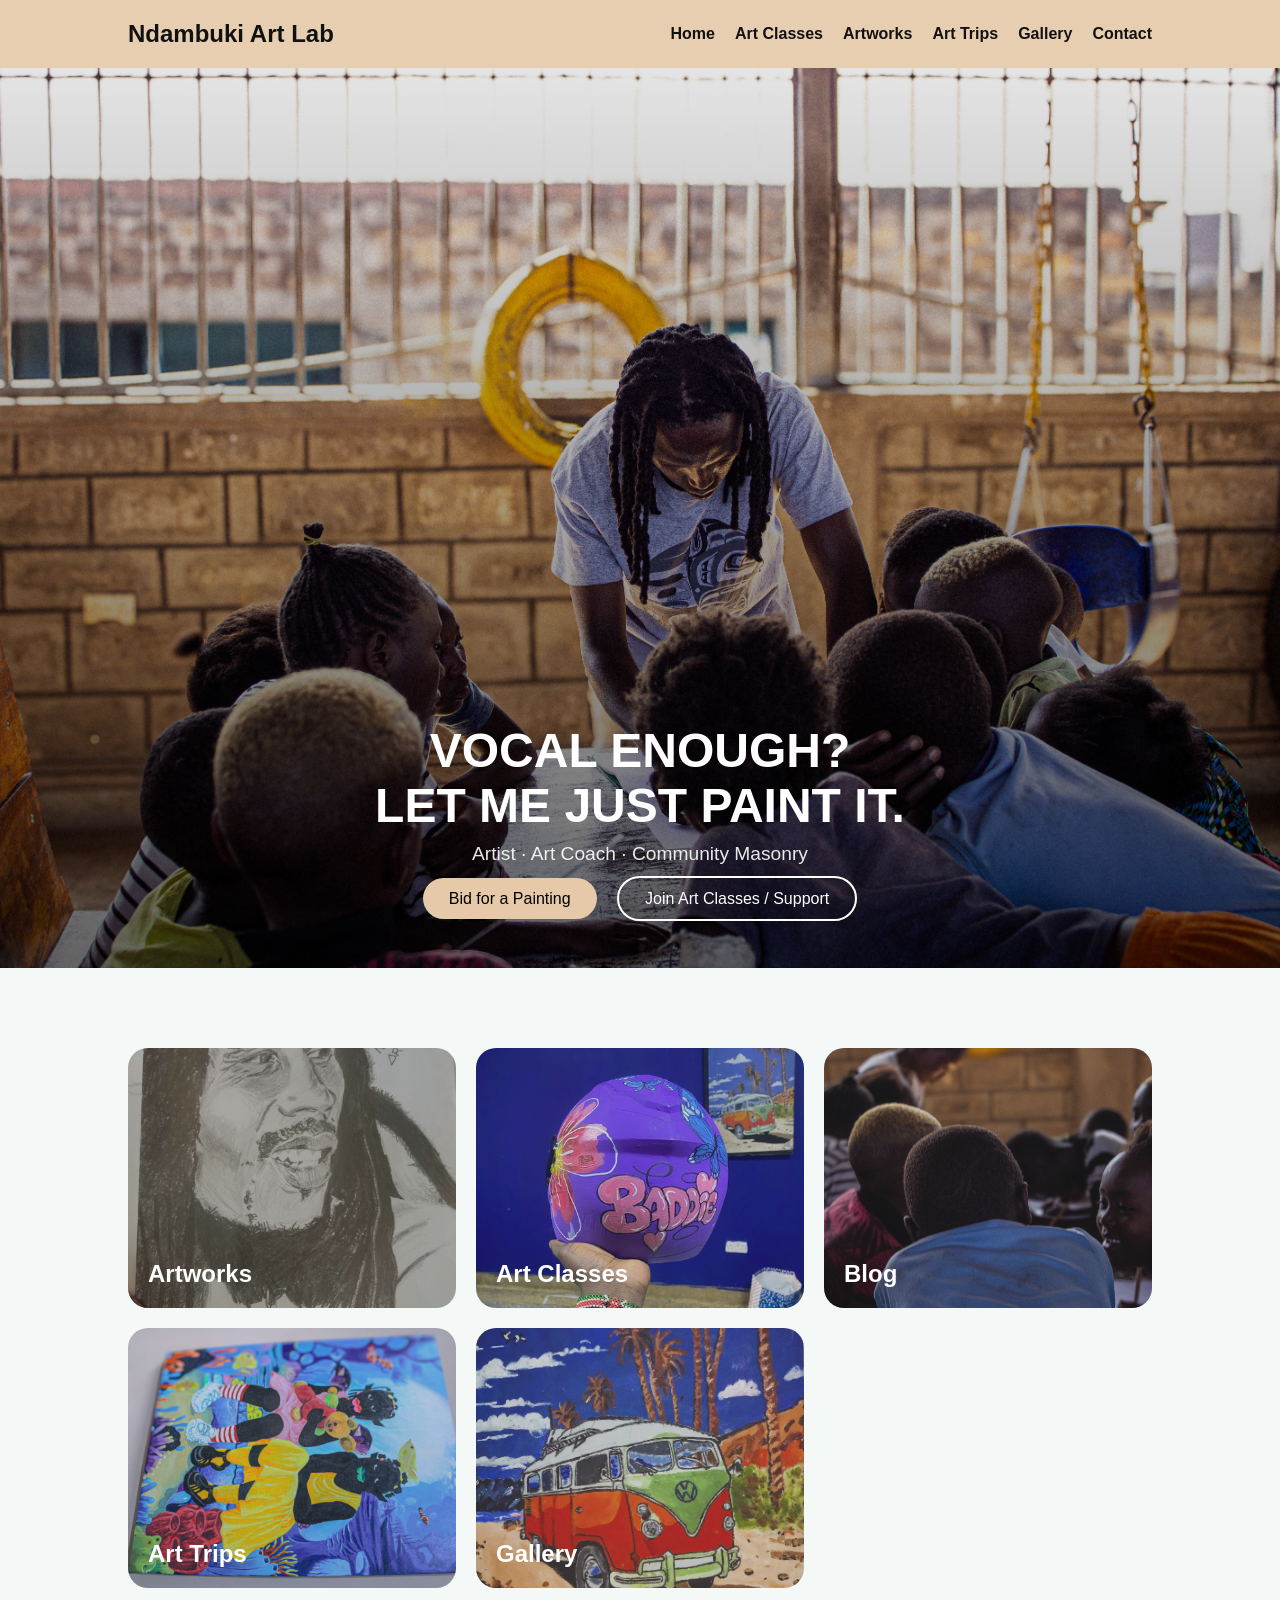
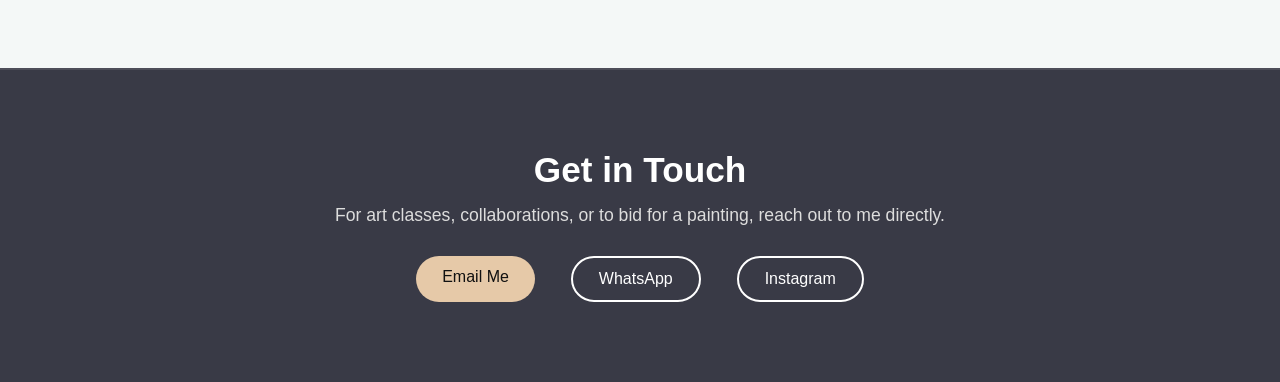
<file: index.html>
<!DOCTYPE html>
<html lang="en">
<head>
  <meta charset="UTF-8">
  <meta name="viewport" content="width=device-width, initial-scale=1.0">
  <title>Ndambuki Art Lab</title>
  <link rel="stylesheet" href="css/style.css">
</head><link href="https://fonts.googleapis.com/css2?family=Patrick+Hand+SC:wght@700&display=swap" rel="stylesheet">

<body>

  <!-- NAVIGATION -->
  <nav class="navbar">
    <div class="logo">Ndambuki Art Lab</div>
    <ul class="nav-links">
      <li><a href="index.html">Home</a></li>
      <li><a href="html/blog.html">Art Classes</a></li>
      <li><a href="html/sell-art.html">Artworks</a></li>
      <li><a href="#">Art Trips</a></li>
      <li><a href="#">Gallery</a></li>
      <li><a href="#contact">Contact</a></li>
    </ul>
  </nav>

  <!-- HERO SECTION -->
  <section class="hero">
    <div class="hero-overlay"></div>
    <div class="hero-text fade-up">
      <h1>VOCAL ENOUGH?<br>LET ME JUST PAINT IT.</h1>
      <p>Artist · Art Coach · Community Masonry</p>
      <div class="hero-buttons fade-up fade-delay-1">
        <a href="html/sell-art.html" class="btn primary">Bid for a Painting</a>
        <a href="html/blog.html" class="btn secondary">Join Art Classes / Support</a>
      </div>
    </div>
  </section>

  <!-- BENTO SECTION -->
  <section class="bento">
    <a href="html/sell-art.html" class="bento-card">
      <img src="images/art1.jpg" alt="Artworks">
      <div class="bento-text">Artworks</div>
    </a>

    <a href="html/blog.html" class="bento-card">
      <img src="images/art2.jpg" alt="Art Classes">
      <div class="bento-text">Art Classes</div>
    </a>

    <a href="html/blog.html" class="bento-card">
      <img src="images/blog.jpg" alt="Blog">
      <div class="bento-text">Blog</div>
    </a>

    <a href="#" class="bento-card">
      <img src="images/trips.jpg" alt="Art Trips">
      <div class="bento-text">Art Trips</div>
    </a>

    <a href="#" class="bento-card">
      <img src="images/gallery.jpg" alt="Gallery">
      <div class="bento-text">Gallery</div>
    </a>
  </section>

  <!-- JS -->
  <script src="js/main.js"></script>
</body>
</html>
<!-- CONTACT SECTION -->
<section id="contact" class="contact-section fade-up">
  <h2>Get in Touch</h2>
  <p>For art classes, collaborations, or to bid for a painting, reach out to me directly.</p>
  
  <div class="contact-buttons">
    <a href="mailto:sndambuki155@gmail.com" class="btn primary">Email Me</a>
    <a href="https://wa.me/254773754496" class="btn secondary">WhatsApp</a>
    <a href="https://instagram.com/n.d.a.m.b.o_ke" class="btn secondary">Instagram</a>
  </div>
</section>
</file>
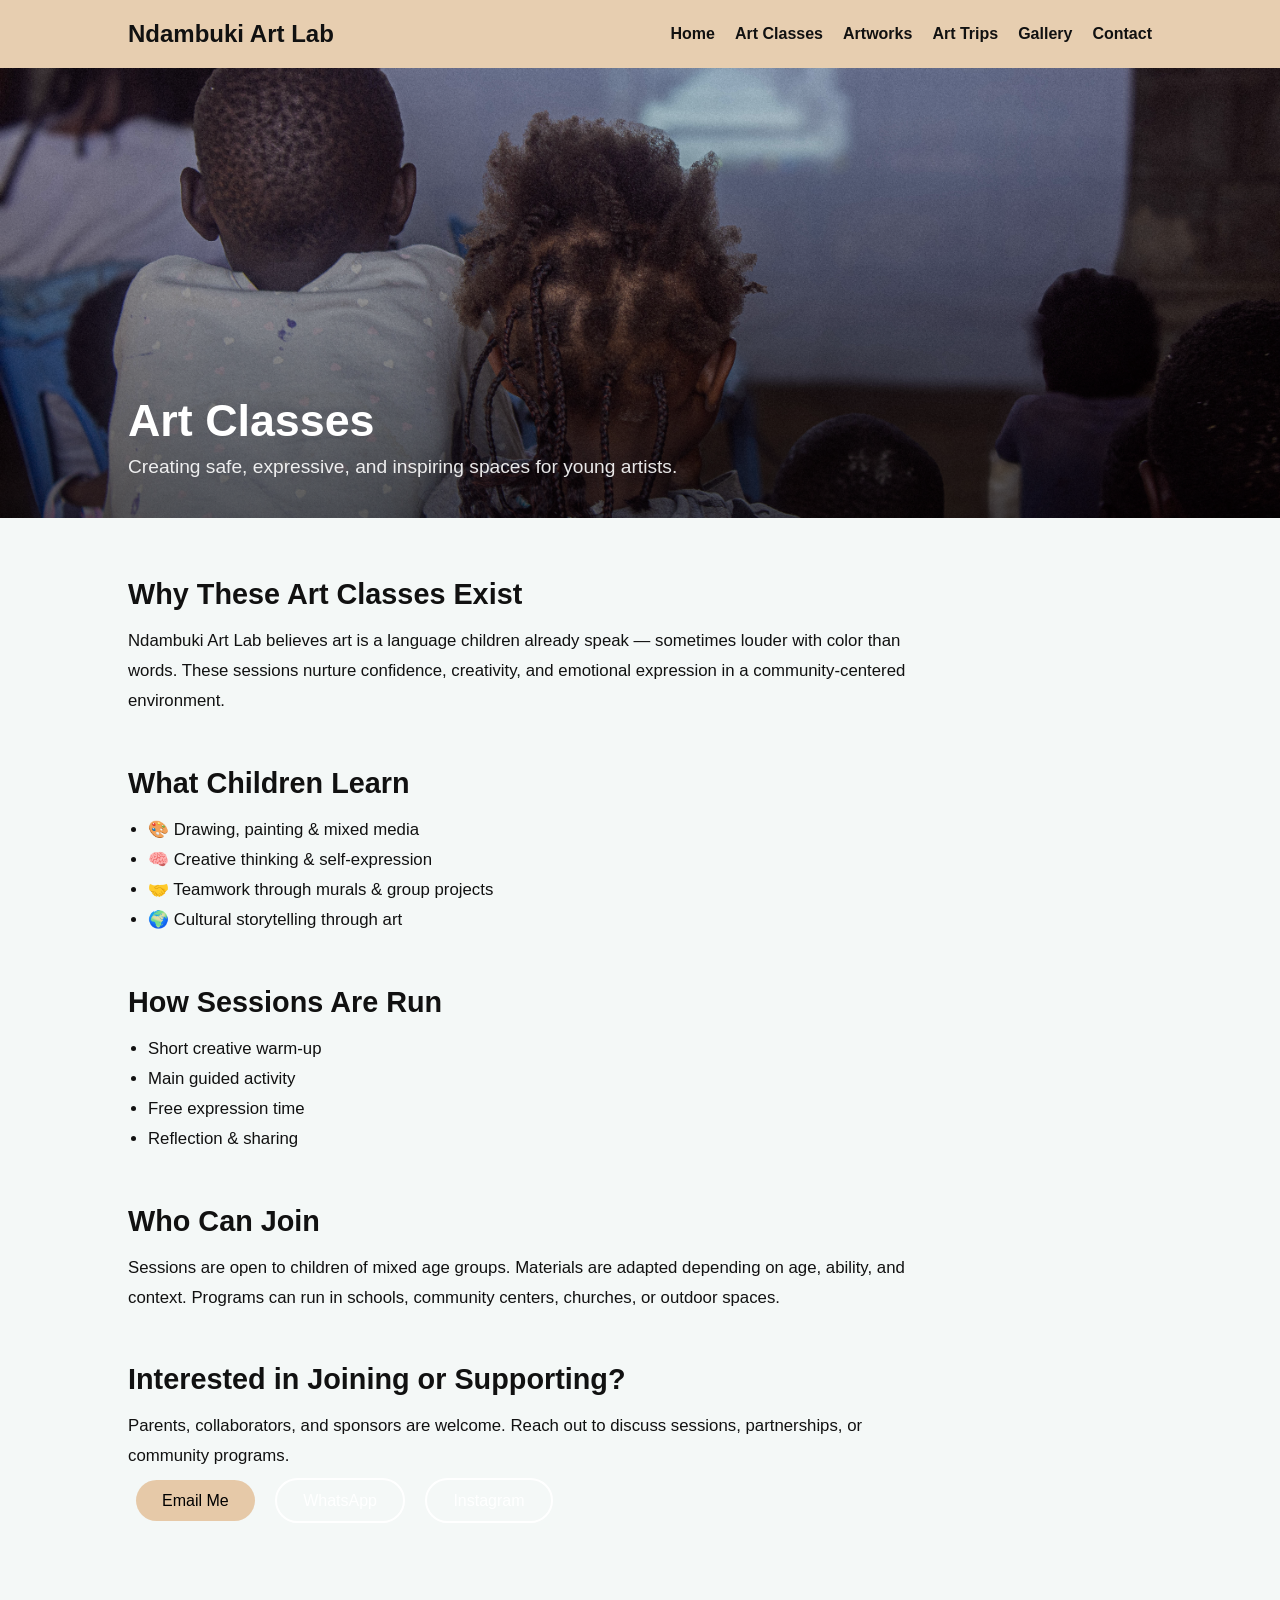
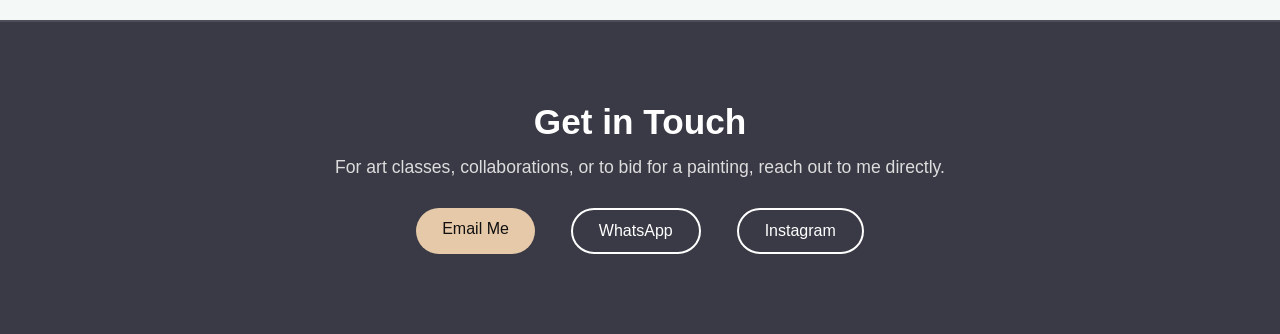
<file: html/blog.html>
<!DOCTYPE html>
<html lang="en">
<head><link href="https://fonts.googleapis.com/css2?family=Patrick+Hand+SC:wght@700&display=swap" rel="stylesheet">

  <meta charset="UTF-8">
  <meta name="viewport" content="width=device-width, initial-scale=1.0">
  <title>Art Classes | Ndambuki Art Lab</title>
  <link rel="stylesheet" href="../css/style.css">
</head>
<body>

  <!-- NAVBAR -->
  <nav class="navbar">
    <div class="logo">Ndambuki Art Lab</div>
    <ul class="nav-links">
      <li><a href="../index.html">Home</a></li>
      <li><a href="blog.html" class="active">Art Classes</a></li>
      <li><a href="sell-art.html">Artworks</a></li>
      <li><a href="#">Art Trips</a></li>
      <li><a href="#">Gallery</a></li>
      <li><a href="#contact">Contact</a></li>
    </ul>
  </nav>

  <!-- HERO FOR BLOG -->
  <section class="page-hero">
    <div class="page-overlay"></div>
    <div class="page-hero-text fade-up">
      <h1>Art Classes</h1>
      <p>Creating safe, expressive, and inspiring spaces for young artists.</p>
    </div>
  </section>

  <!-- BLOG CONTENT -->
  <section class="blog-content">

    <article class="blog-post fade-up fade-delay-1">
      <h2>Why These Art Classes Exist</h2>
      <p>
        Ndambuki Art Lab believes art is a language children already speak — sometimes louder with color than words. 
        These sessions nurture confidence, creativity, and emotional expression in a community-centered environment.
      </p>
    </article>

    <article class="blog-post fade-up fade-delay-2">
      <h2>What Children Learn</h2>
      <ul>
        <li>🎨 Drawing, painting & mixed media</li>
        <li>🧠 Creative thinking & self-expression</li>
        <li>🤝 Teamwork through murals & group projects</li>
        <li>🌍 Cultural storytelling through art</li>
      </ul>
    </article>

    <article class="blog-post fade-up fade-delay-3">
      <h2>How Sessions Are Run</h2>
      <ul>
        <li>Short creative warm-up</li>
        <li>Main guided activity</li>
        <li>Free expression time</li>
        <li>Reflection & sharing</li>
      </ul>
    </article>

    <article class="blog-post fade-up fade-delay-4">
      <h2>Who Can Join</h2>
      <p>
        Sessions are open to children of mixed age groups. Materials are adapted depending on age, ability, and context.
        Programs can run in schools, community centers, churches, or outdoor spaces.
      </p>
    </article>

    <article class="blog-post fade-up fade-delay-5">
      <h2>Interested in Joining or Supporting?</h2>
      <p>
        Parents, collaborators, and sponsors are welcome. Reach out to discuss sessions, partnerships, or community programs.
      </p>
      <div class="contact-buttons">
        <a href="mailto:sndambuki155@gmail.com" class="btn primary">Email Me</a>
        <a href="https://wa.me/254773754496" class="btn secondary">WhatsApp</a>
        <a href="https://instagram.com/n.d.a.m.b.o_ke" class="btn secondary">Instagram</a>
      </div>
    </article>

  </section>

</body>
</html>
<!-- CONTACT SECTION -->
<section id="contact" class="contact-section fade-up">
  <h2>Get in Touch</h2>
  <p>For art classes, collaborations, or to bid for a painting, reach out to me directly.</p>
  
  <div class="contact-buttons">
    <a href="mailto:sndambuki155@gmail.com" class="btn primary">Email Me</a>
    <a href="https://wa.me/254773754496" class="btn secondary">WhatsApp</a>
    <a href="https://instagram.com/n.d.a.m.b.o_ke" class="btn secondary">Instagram</a>
  </div>
</section>
</file>
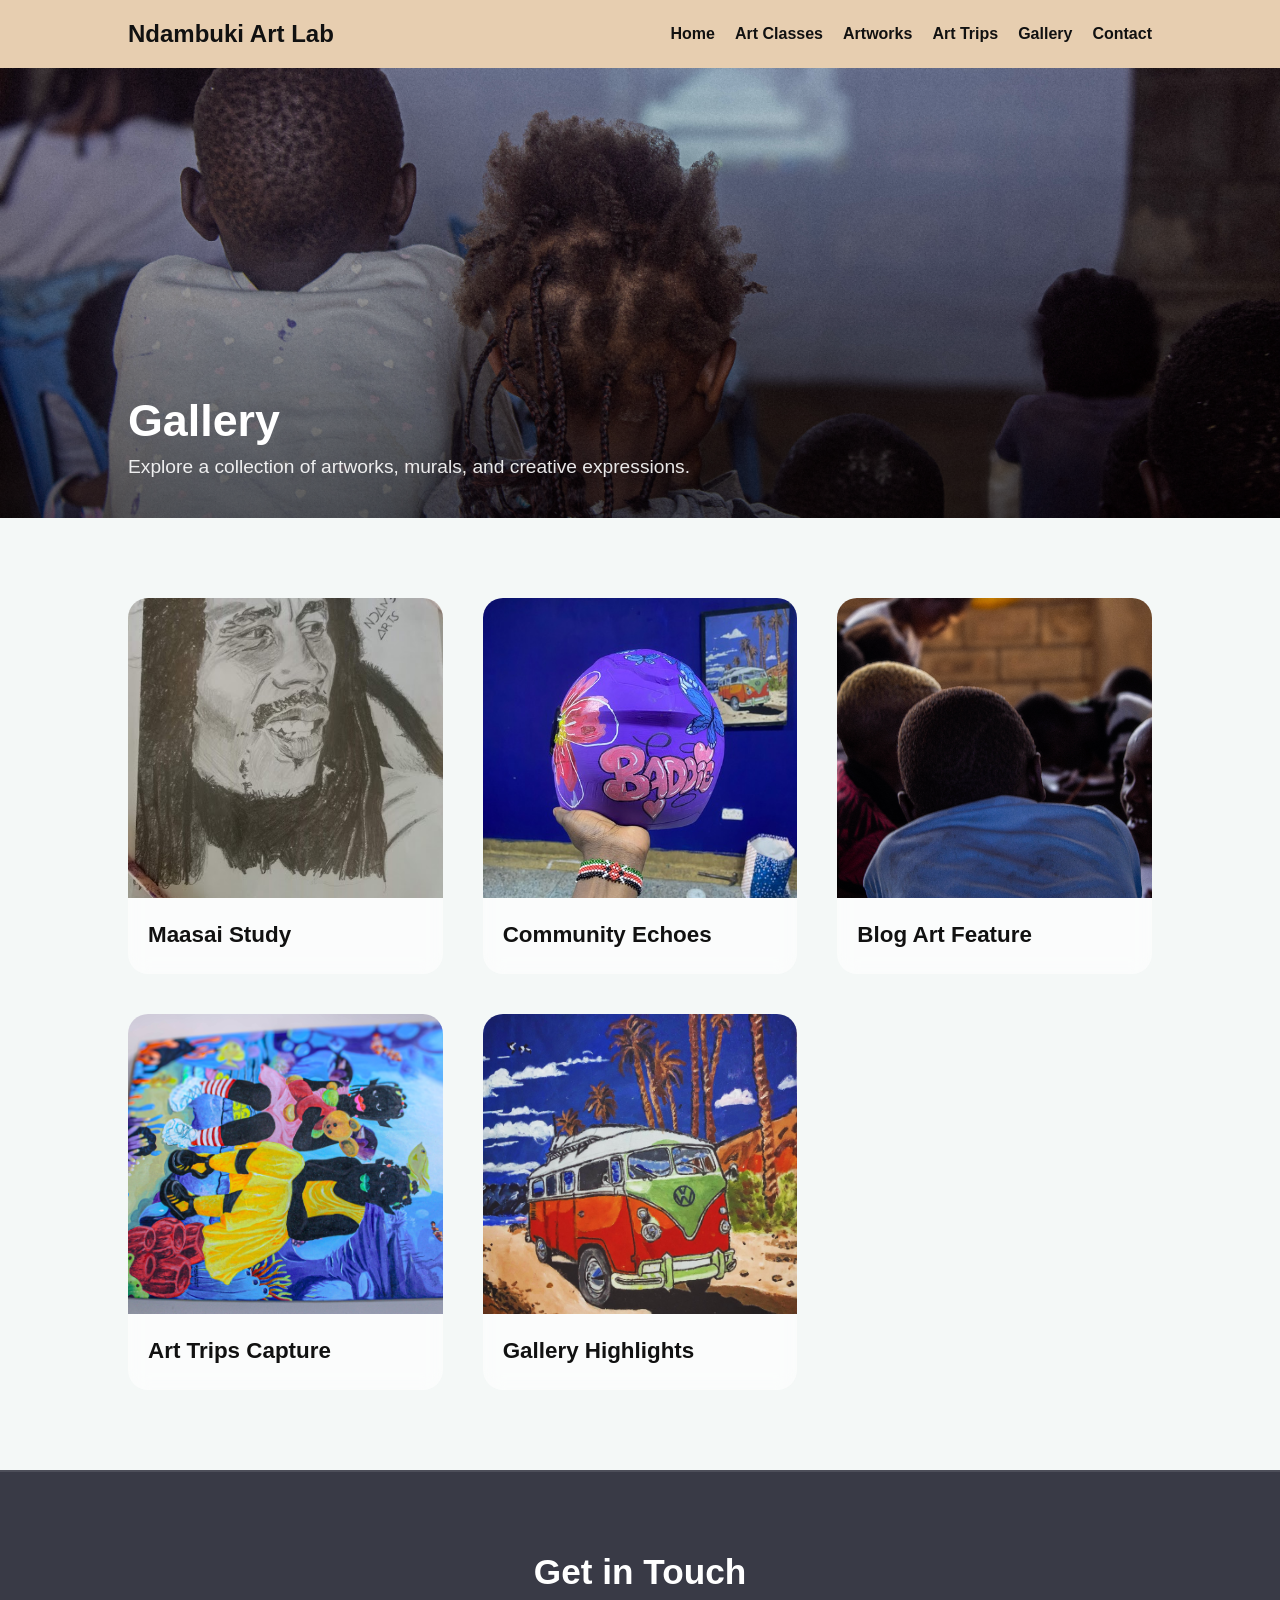
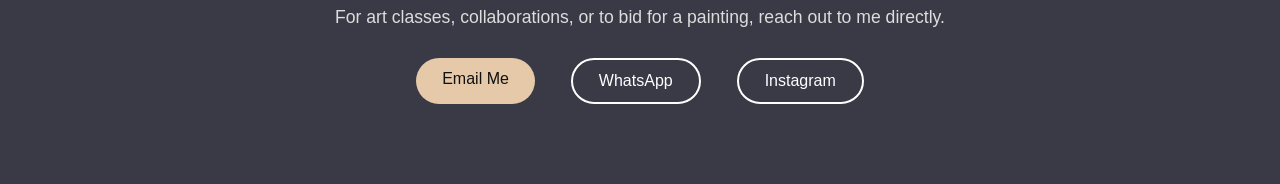
<file: html/gallery.html>
<!DOCTYPE html>
<html lang="en">
<head>
  <meta charset="UTF-8">
  <meta name="viewport" content="width=device-width, initial-scale=1.0">
  <title>Gallery | Ndambuki Art Lab</title>
  <link rel="stylesheet" href="../css/style.css">
  <link href="https://fonts.googleapis.com/css2?family=Patrick+Hand+SC:wght@700&display=swap" rel="stylesheet">
</head>
<body>

  <!-- NAVIGATION -->
  <nav class="navbar">
    <div class="logo">Ndambuki Art Lab</div>
    <ul class="nav-links">
      <li><a href="../index.html">Home</a></li>
      <li><a href="blog.html">Art Classes</a></li>
      <li><a href="sell-art.html">Artworks</a></li>
      <li><a href="#">Art Trips</a></li>
      <li><a href="gallery.html" class="active">Gallery</a></li>
      <li><a href="#contact">Contact</a></li>
    </ul>
  </nav>

  <!-- HERO SECTION -->
  <section class="page-hero">
    <div class="page-overlay"></div>
    <div class="page-hero-text fade-up">
      <h1>Gallery</h1>
      <p>Explore a collection of artworks, murals, and creative expressions.</p>
    </div>
  </section>

  <!-- GALLERY GRID -->
  <section class="art-grid">

    <div class="art-card fade-up fade-delay-1">
      <img src="../images/art1.jpg" alt="Artwork 1">
      <div class="art-info">
        <h3>Maasai Study</h3>
      </div>
    </div>

    <div class="art-card fade-up fade-delay-2">
      <img src="../images/art2.jpg" alt="Artwork 2">
      <div class="art-info">
        <h3>Community Echoes</h3>
      </div>
    </div>

    <div class="art-card fade-up fade-delay-3">
      <img src="../images/blog.jpg" alt="Artwork 3">
      <div class="art-info">
        <h3>Blog Art Feature</h3>
      </div>
    </div>

    <div class="art-card fade-up fade-delay-4">
      <img src="../images/trips.jpg" alt="Artwork 4">
      <div class="art-info">
        <h3>Art Trips Capture</h3>
      </div>
    </div>

    <div class="art-card fade-up fade-delay-5">
      <img src="../images/gallery.jpg" alt="Artwork 5">
      <div class="art-info">
        <h3>Gallery Highlights</h3>
      </div>
    </div>

  </section>

  <!-- CONTACT SECTION -->
  <section id="contact" class="contact-section fade-up">
    <h2>Get in Touch</h2>
    <p>For art classes, collaborations, or to bid for a painting, reach out to me directly.</p>
    
    <div class="contact-buttons">
      <a href="mailto:sndambuki155@gmail.com" class="btn primary">Email Me</a>
      <a href="https://wa.me/254773754496" class="btn secondary">WhatsApp</a>
      <a href="https://instagram.com/n.d.a.m.b.o_ke" class="btn secondary">Instagram</a>
    </div>
  </section>

  <!-- JS -->
  <script src="../js/main.js"></script>
</body>
</html>
</file>
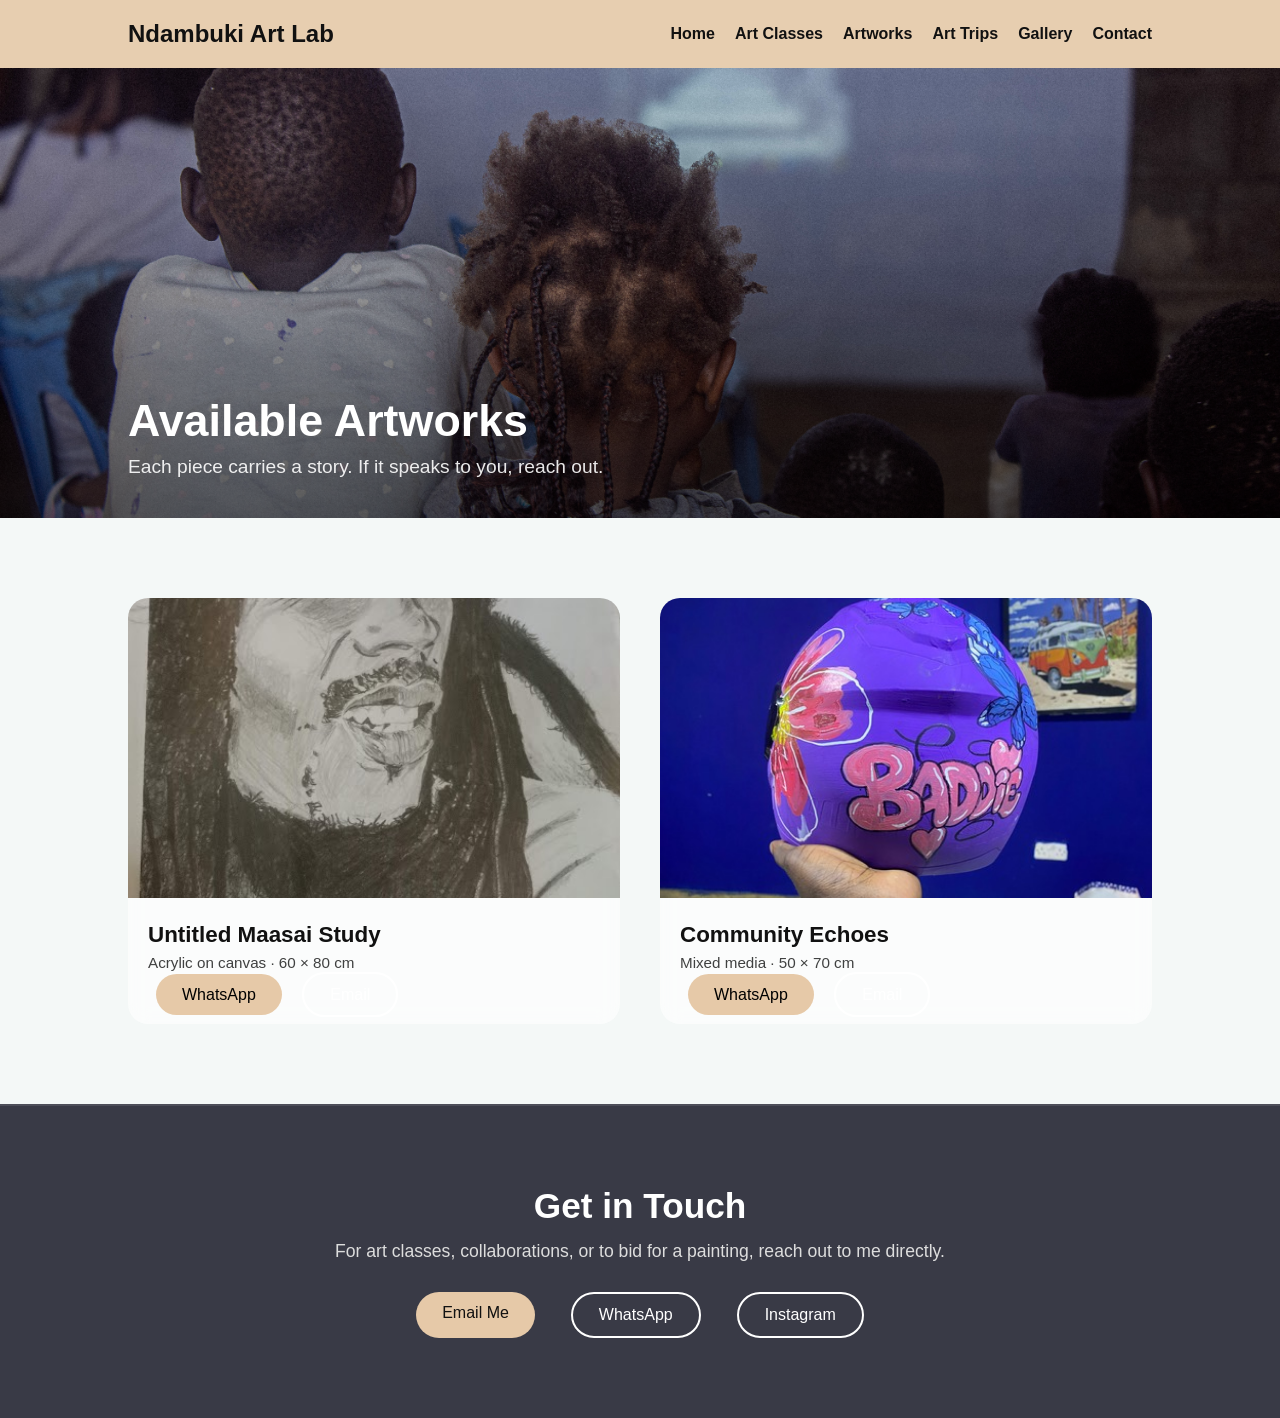
<file: html/sell-art.html>
<!DOCTYPE html>
<html lang="en">
<head>
  <meta charset="UTF-8">
  <meta name="viewport" content="width=device-width, initial-scale=1.0">
  <title>Artworks | Ndambuki Art Lab</title>
  <link rel="stylesheet" href="../css/style.css">
</head><link href="https://fonts.googleapis.com/css2?family=Patrick+Hand+SC:wght@700&display=swap" rel="stylesheet">

<body>

  <!-- NAVBAR -->
  <nav class="navbar">
    <div class="logo">Ndambuki Art Lab</div>
    <ul class="nav-links">
      <li><a href="../index.html">Home</a></li>
      <li><a href="blog.html">Art Classes</a></li>
      <li><a href="sell-art.html" class="active">Artworks</a></li>
      <li><a href="#">Art Trips</a></li>
      <li><a href="#">Gallery</a></li>
      <li><a href="#contact">Contact</a></li>
    </ul>
  </nav>

  <!-- HERO SECTION -->
  <section class="page-hero">
    <div class="page-overlay"></div>
    <div class="page-hero-text fade-up">
      <h1>Available Artworks</h1>
      <p>Each piece carries a story. If it speaks to you, reach out.</p>
    </div>
  </section>

  <!-- ART GRID -->
  <section class="art-grid">

    <div class="art-card fade-up fade-delay-1">
      <img src="../images/art1.jpg" alt="Maasai Painting">
      <div class="art-info">
        <h3>Untitled Maasai Study</h3>
        <p>Acrylic on canvas · 60 × 80 cm</p>
        <div class="art-actions">
          <a href="https://wa.me/254773754496?text=I'm%20interested%20in%20the%20Untitled%20Maasai%20Study" class="btn primary">WhatsApp</a>
          <a href="mailto:sndambuki155@gmail.com?subject=Art%20Inquiry&body=I%20am%20interested%20in%20the%20Untitled%20Maasai%20Study" class="btn secondary">Email</a>
        </div>
      </div>
    </div>

    <div class="art-card fade-up fade-delay-2">
      <img src="../images/art2.jpg" alt="Community Painting">
      <div class="art-info">
        <h3>Community Echoes</h3>
        <p>Mixed media · 50 × 70 cm</p>
        <div class="art-actions">
          <a href="https://wa.me/254773754496?text=I'm%20interested%20in%20Community%20Echoes" class="btn primary">WhatsApp</a>
          <a href="mailto:sndambuki155@gmail.com?subject=Art%20Inquiry&body=I%20am%20interested%20in%20Community%20Echoes" class="btn secondary">Email</a>
        </div>
      </div>
    </div>

  </section>

</body>
</html>
<!-- CONTACT SECTION -->
<section id="contact" class="contact-section fade-up">
  <h2>Get in Touch</h2>
  <p>For art classes, collaborations, or to bid for a painting, reach out to me directly.</p>
  
  <div class="contact-buttons">
    <a href="mailto:sndambuki155@gmail.com" class="btn primary">Email Me</a>
    <a href="https://wa.me/254773754496" class="btn secondary">WhatsApp</a>
    <a href="https://instagram.com/n.d.a.m.b.o_ke" class="btn secondary">Instagram</a>
  </div>
</section>
</file>
<file: css/style.css>
/* RESET */
* {
  margin: 0;
  padding: 0;
  box-sizing: border-box;
  font-family: 'Segoe UI', sans-serif;
}

body {
  background-color: #f4f8f7;
  color: #111;
  font-family: 'Patrick Hand SC', cursive;
}

/* NAVBAR */
.navbar {
  display: flex;
  justify-content: space-between;
  align-items: center;
  padding: 20px 10%;
  background: rgba(230, 201, 168, 0.9);
  position: sticky;
  top: 0;
  z-index: 100;
}

.navbar .logo {
  font-weight: 800;
  font-size: 1.5rem;
}

.navbar .nav-links {
  list-style: none;
  display: flex;
  gap: 20px;
}

.navbar .nav-links li a {
  text-decoration: none;
  color: #111;
  font-weight: 600;
  transition: color 0.3s ease;
}

.navbar .nav-links li a:hover {
  color: #e6c9a8;
}

/* HERO */
.hero {
  height: 100vh;
  background: url("../images/hero-maasai.jpg") center/cover no-repeat;
  position: relative;
  display: flex;
  justify-content: center;
  align-items: flex-end;
}

.hero-overlay {
  position: absolute;
  inset: 0;
  background: linear-gradient(to top, rgba(0,0,0,0.6), rgba(0,0,0,0.1));
}

.hero-text {
  position: relative;
  text-align: center;
  color: white;
  padding-bottom: 60px;
  max-width: 900px;
}

.hero-text h1 {
  font-size: 3rem;
  font-weight: 800;
}

.hero-text p {
  margin-top: 10px;
  font-size: 1.2rem;
  opacity: 0.9;
}

.hero-buttons {
  margin-top: 25px;
}

.btn {
  text-decoration: none;
  padding: 12px 26px;
  border-radius: 30px;
  margin: 0 8px;
  transition: all 0.3s ease;
}

.primary {
  background: #e6c9a8;
  color: #000;
}

.secondary {
  border: 2px solid #ffffff;
  color: #ffffff;
}

.btn:hover {
  transform: scale(1.05);
}

/* BENTO */
.bento {
  display: grid;
  grid-template-columns: repeat(auto-fit, minmax(250px, 1fr));
  gap: 20px;
  padding: 80px 10%;
  background: #f4f8f7;
}

.bento-card {
  position: relative;
  height: 260px;
  border-radius: 20px;
  overflow: hidden;
  backdrop-filter: blur(8px);
  transition: all 0.4s ease;
}

.bento-card img {
  width: 100%;
  height: 100%;
  object-fit: cover;
  filter: brightness(0.85);
}

.bento-text {
  position: absolute;
  bottom: 20px;
  left: 20px;
  font-size: 1.5rem;
  font-weight: 700;
  color: white;
  z-index: 2;
}

.bento-card::after {
  content: "";
  position: absolute;
  inset: 0;
  background: rgba(255,255,255,0.08);
  z-index: 1;
}

/* Hover effects */
.bento:hover .bento-card {
  opacity: 0.4;
}

.bento-card:hover {
  opacity: 1 !important;
  transform: scale(1.05);
  box-shadow: 0 0 25px rgba(230, 201, 168, 0.6);
}

/* ANIMATIONS */
.fade-up {
  opacity: 0;
  transform: translateY(30px);
  animation: fadeUp 1.2s ease forwards;
}

.fade-delay-1 { animation-delay: 0.3s; }
.fade-delay-2 { animation-delay: 0.6s; }
.fade-delay-3 { animation-delay: 0.9s; }
.fade-delay-4 { animation-delay: 1.2s; }
.fade-delay-5 { animation-delay: 1.5s; }

@keyframes fadeUp {
  to { opacity: 1; transform: translateY(0); }
}
/* PAGE HERO */
.page-hero {
  height: 50vh;
  background: url("../images/classes.jpg") center/cover no-repeat;
  position: relative;
  display: flex;
  align-items: flex-end;
}

.page-overlay {
  position: absolute;
  inset: 0;
  background: linear-gradient(to top, rgba(0,0,0,0.6), rgba(0,0,0,0.1));
}

.page-hero-text {
  position: relative;
  color: white;
  padding: 40px 10%;
}

.page-hero-text h1 {
  font-size: 2.8rem;
  font-weight: 800;
}

.page-hero-text p {
  margin-top: 10px;
  font-size: 1.2rem;
  opacity: 0.9;
}

/* BLOG CONTENT */
.blog-content {
  padding: 60px 10%;
  background: #f4f8f7;
}

.blog-post {
  max-width: 800px;
  margin-bottom: 50px;
}

.blog-post h2 {
  font-size: 1.8rem;
  margin-bottom: 15px;
}

.blog-post p,
.blog-post li {
  font-size: 1.05rem;
  line-height: 1.8;
}

.blog-post ul {
  padding-left: 20px;
}

.contact-buttons {
  margin-top: 20px;
}
/* ART GRID */
.art-grid {
  padding: 80px 10%;
  display: grid;
  grid-template-columns: repeat(auto-fit, minmax(280px, 1fr));
  gap: 40px;
  background: #f4f8f7;
}

.art-card {
  background: rgba(255,255,255,0.6);
  border-radius: 20px;
  overflow: hidden;
  backdrop-filter: blur(10px);
  transition: transform 0.4s ease;
}

.art-card:hover {
  transform: translateY(-8px);
  box-shadow: 0 0 25px rgba(230, 201, 168, 0.6);
}

.art-card img {
  width: 100%;
  height: 300px;
  object-fit: cover;
}

.art-info {
  padding: 20px;
}

.art-info h3 {
  font-size: 1.4rem;
  margin-bottom: 6px;
}

.art-info p {
  font-size: 0.95rem;
  opacity: 0.8;
}

.art-actions {
  margin-top: 15px;
}
/* MOBILE RESPONSIVENESS */
@media (max-width: 1024px) {
  .hero-text h1 {
    font-size: 2.5rem;
  }

  .hero-text p {
    font-size: 1.1rem;
  }

  .btn {
    padding: 10px 20px;
    font-size: 0.9rem;
  }
}

@media (max-width: 768px) {
  /* Navbar becomes stacked */
  .navbar {
    flex-direction: column;
    align-items: flex-start;
    gap: 15px;
  }

  .navbar .nav-links {
    flex-direction: column;
    gap: 10px;
  }

  .hero-text h1 {
    font-size: 2rem;
  }

  .hero-text p {
    font-size: 1rem;
  }

  .hero-buttons {
    flex-direction: column;
  }

  .btn {
    margin: 8px 0;
    width: 80%;
    text-align: center;
  }

  /* Bento cards 1 column */
  .bento {
    grid-template-columns: 1fr;
    padding: 40px 5%;
  }

  /* Art grid 1 column */
  .art-grid {
    grid-template-columns: 1fr;
    padding: 40px 5%;
  }
}

@media (max-width: 480px) {
  .hero-text h1 {
    font-size: 1.8rem;
  }

  .hero-text p {
    font-size: 0.95rem;
  }

  .bento-card {
    height: 200px;
  }

  .art-card img {
    height: 200px;
  }
}
/* CONTACT SECTION */
.contact-section {
  padding: 80px 10%;
  background: rgba(10,10,26,0.8); /* semi-transparent space overlay */
  text-align: center;
  border-top: 2px solid rgba(255,255,255,0.1);
}

.contact-section h2 {
  font-size: 2.2rem;
  margin-bottom: 15px;
  color: #ffffff;
}

.contact-section p {
  font-size: 1.1rem;
  margin-bottom: 30px;
  color: #dddddd;
}

.contact-section .contact-buttons {
  display: flex;
  justify-content: center;
  gap: 20px;
  flex-wrap: wrap;
}

.contact-section .btn {
  font-size: 1rem;
  padding: 12px 26px;
  border-radius: 30px;
}

.contact-section .btn.primary {
  background: #e6c9a8;
  color: #111;
}

.contact-section .btn.secondary {
  background: transparent;
  border: 2px solid #ffffff;
  color: #ffffff;
}

.contact-section .btn:hover {
  transform: scale(1.05);
}
</file>
